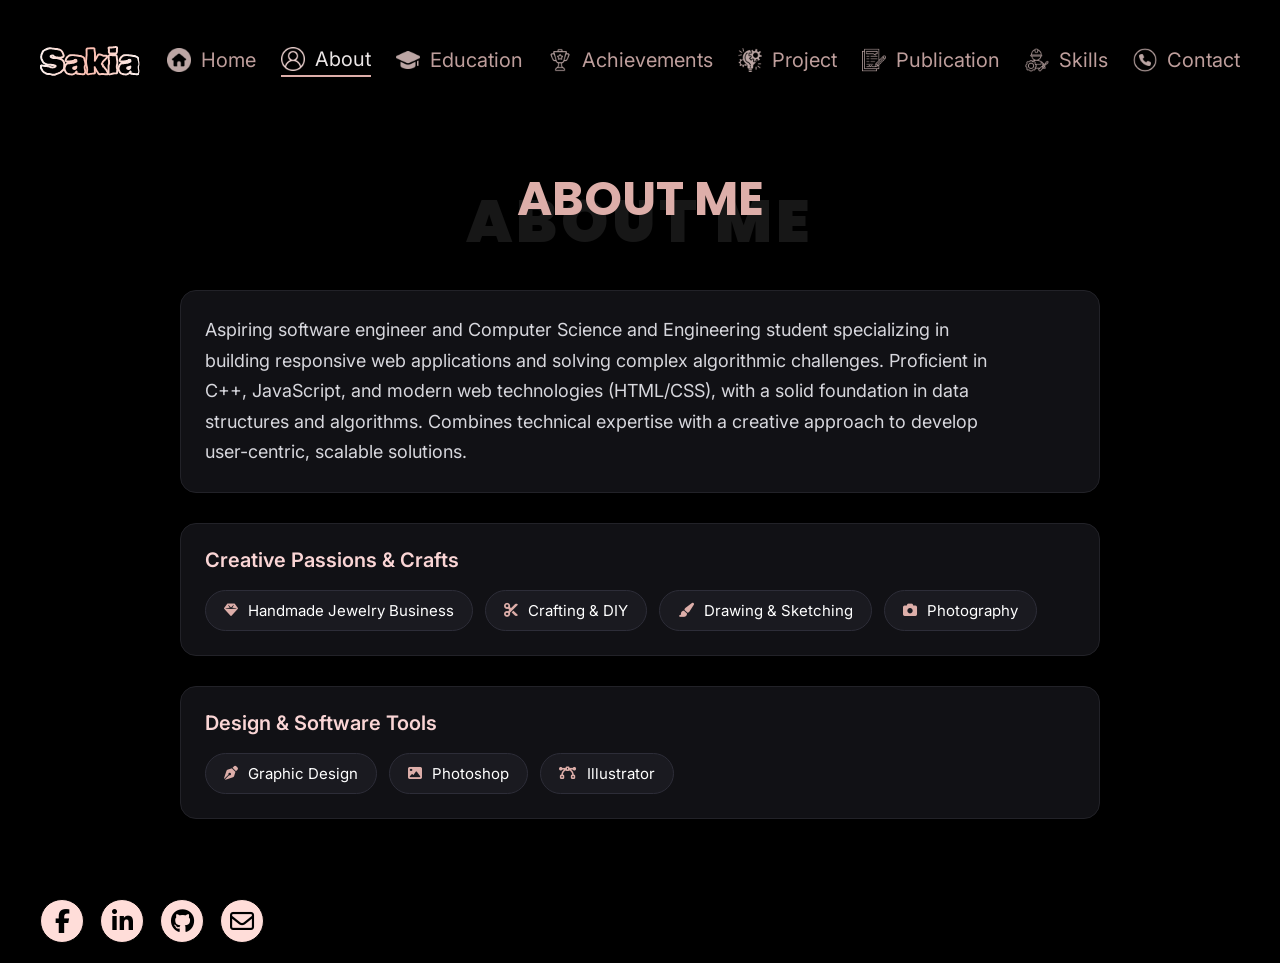
<file: about.html>
<!DOCTYPE html>
<html lang="en">
<head>
    <meta charset="UTF-8">
    <meta name="viewport" content="width=device-width, initial-scale=1.0">
    <title>Sakiatun Zannat - About Me</title>
    <link href="https://fonts.googleapis.com/css2?family=Inter:wght@300;400;600;700&display=swap" rel="stylesheet">
    <link href="https://fonts.googleapis.com/css2?family=Rubik+Scribble&display=swap" rel="stylesheet">
    <link href="https://fonts.googleapis.com/css2?family=Poppins:wght@400;600;800&display=swap" rel="stylesheet">
    <link rel="stylesheet" href="https://cdnjs.cloudflare.com/ajax/libs/font-awesome/6.4.0/css/all.min.css">
    <link rel="stylesheet" href="style.css">
</head>
<body>

    <header>
        <div class="logo">Sakia</div>
        
        <div class="hamburger" id="hamburger">
            <i class="fa-solid fa-bars"></i>
        </div>

        <nav id="nav-menu">
            <ul>
                <li><a href="index.html"><img src="images/home.png" alt="Home" class="menu-icon"> Home</a></li>
                <li><a href="about.html" class="active"><img src="images/user.png" alt="About" class="menu-icon"> About</a></li>
                <li><a href="education.html"><img src="images/education.png" alt="Education" class="menu-icon"> Education</a></li>
                <li><a href="achievements.html"><img src="images/achievement.png" alt="Achievements" class="menu-icon"> Achievements</a></li>
                <li><a href="project.html"><img src="images/project-management.png" alt="Project" class="menu-icon"> Project</a></li>
                <li><a href="publication.html"><img src="images/publication.png" alt="Publication" class="menu-icon"> Publication</a></li>
                <li><a href="skills.html"><img src="images/labor.png" alt="Skills" class="menu-icon"> Skills</a></li>
                <li><a href="contact.html"><img src="images/telephone.png" alt="Contact" class="menu-icon"> Contact</a></li>
            </ul>
        </nav>
    </header>

<section class="about-section">
        <h2 class="about-title" data-background="ABOUT ME">ABOUT <span class="highlight">ME</span></h2>
        
        <!-- About Summary Card -->
        <div class="info-card bio-card">
            <p class="about-text">Aspiring software engineer and Computer Science and Engineering student specializing in building responsive web applications and solving complex algorithmic challenges. Proficient in C++, JavaScript, and modern web technologies (HTML/CSS), with a solid foundation in data structures and algorithms. Combines technical expertise with a creative approach to develop user-centric, scalable solutions.</p>
        </div>

        <!-- Hobbies & Creative Interests Card -->
        <div class="info-card">
            <h3>Creative Passions & Crafts</h3>
            <div class="pills-container">
                <span class="pill"><i class="fa-solid fa-gem"></i> Handmade Jewelry Business</span>
                <span class="pill"><i class="fa-solid fa-scissors"></i> Crafting & DIY</span>
                <span class="pill"><i class="fa-solid fa-paintbrush"></i> Drawing & Sketching</span>
                <span class="pill"><i class="fa-solid fa-camera"></i> Photography</span>
            </div>
        </div>

        <!-- Design & Software Tools Card -->
        <div class="info-card">
            <h3>Design & Software Tools</h3>
            <div class="pills-container">
                <span class="pill"><i class="fa-solid fa-pen-nib"></i> Graphic Design</span>
                <span class="pill"><i class="fa-solid fa-image"></i> Photoshop</span>
                <span class="pill"><i class="fa-solid fa-bezier-curve"></i> Illustrator</span>
            </div>
        </div>
    </section>

    <footer id="contact-links">
        <div class="social-icons">
            <a href="https://www.facebook.com/sakia.zannat1" target="_blank"><i class="fa-brands fa-facebook-f"></i></a>
            <a href="https://www.linkedin.com/in/sakiatun-zannat-332943293" target="_blank"><i class="fa-brands fa-linkedin-in"></i></a>
            <a href="https://github.com/sakiya-zannat" target="_blank"><i class="fa-brands fa-github"></i></a>
            <a href="mailto:sakia.zannat2023@gmail.com"><i class="fa-regular fa-envelope"></i></a>
        </div>
    </footer>

    <script>
        const hamburger = document.getElementById('hamburger');
        const navMenu = document.getElementById('nav-menu');

        hamburger.addEventListener('click', () => {
            navMenu.classList.toggle('active');
            
            const icon = hamburger.querySelector('i');
            if (navMenu.classList.contains('active')) {
                icon.classList.remove('fa-bars');
                icon.classList.add('fa-xmark');
            } else {
                icon.classList.remove('fa-xmark');
                icon.classList.add('fa-bars');
            }
        });
    </script>
</body>
</html>
</file>
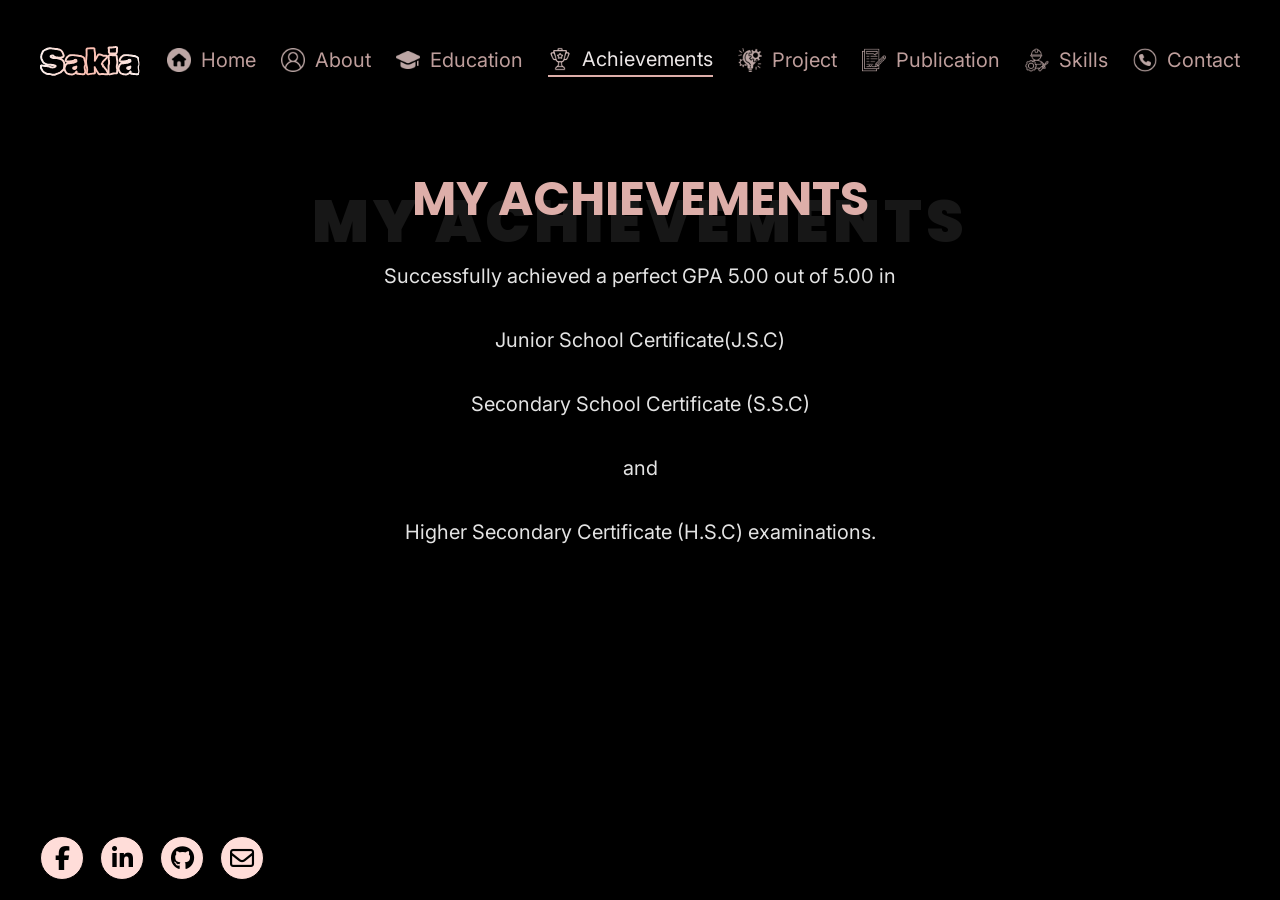
<file: achievements.html>
<!DOCTYPE html>
<html lang="en">
<head>
    <meta charset="UTF-8">
    <meta name="viewport" content="width=device-width, initial-scale=1.0">
    <title>Sakiatun Zannat - Achievements</title>
    <link href="https://fonts.googleapis.com/css2?family=Inter:wght@300;400;600;700&display=swap" rel="stylesheet">
    <link href="https://fonts.googleapis.com/css2?family=Rubik+Scribble&display=swap" rel="stylesheet">
    <link href="https://fonts.googleapis.com/css2?family=Poppins:wght@400;600;800&display=swap" rel="stylesheet">
    <link rel="stylesheet" href="https://cdnjs.cloudflare.com/ajax/libs/font-awesome/6.4.0/css/all.min.css">
    <link rel="stylesheet" href="style.css">
</head>
<body>

    <header>
        <div class="logo">Sakia</div>
            <div class="hamburger" id="hamburger">
            <i class="fa-solid fa-bars"></i>
        </div>

        <nav id="nav-menu">
            <ul>
                <li><a href="index.html"><img src="images/home.png" alt="Home" class="menu-icon"> Home</a></li>
                <li><a href="about.html"><img src="images/user.png" alt="About" class="menu-icon"> About</a></li>
                <li><a href="education.html"><img src="images/education.png" alt="Education" class="menu-icon"> Education</a></li>
                <li><a href="achievements.html" class="active"><img src="images/achievement.png" alt="Achievements" class="menu-icon"> Achievements</a></li>
                <li><a href="project.html"><img src="images/project-management.png" alt="Project" class="menu-icon"> Project</a></li>
                <li><a href="publication.html"><img src="images/publication.png" alt="Publication" class="menu-icon"> Publication</a></li>
                <li><a href="skills.html"><img src="images/labor.png" alt="Skills" class="menu-icon"> Skills</a></li>
                <li><a href="contact.html"><img src="images/telephone.png" alt="Contact" class="menu-icon"> Contact</a></li>
            </ul>
        </nav>
    </header>

    <section class="achievements-section">
        <h2 data-background="MY ACHIEVEMENTS">MY <span class="highlight">ACHIEVEMENTS</span></h2>
        <p>Successfully achieved a perfect GPA 5.00 out of 5.00 in <br>
            <br>Junior School Certificate(J.S.C)<br><br> Secondary School Certificate (S.S.C) <br>
            <br>and<br><br>Higher Secondary Certificate (H.S.C) examinations.</p>
    </section>

    <footer id="contact-links">
        <div class="social-icons">
            <a href="https://www.facebook.com/sakia.zannat1" target="_blank"><i class="fa-brands fa-facebook-f"></i></a>
            <a href="https://www.linkedin.com/in/sakiatun-zannat-332943293" target="_blank"><i class="fa-brands fa-linkedin-in"></i></a>
            <a href="https://github.com/sakiya-zannat" target="_blank"><i class="fa-brands fa-github"></i></a>
            <a href="mailto:sakia.zannat2023@gmail.com"><i class="fa-regular fa-envelope"></i></a>
        </div>
    </footer>

      <script>
        const hamburger = document.getElementById('hamburger');
        const navMenu = document.getElementById('nav-menu');

        hamburger.addEventListener('click', () => {
            navMenu.classList.toggle('active');
            
            const icon = hamburger.querySelector('i');
            if (navMenu.classList.contains('active')) {
                icon.classList.remove('fa-bars');
                icon.classList.add('fa-xmark');
            } else {
                icon.classList.remove('fa-xmark');
                icon.classList.add('fa-bars');
            }
        });
    </script>
</body>
</html>
</file>
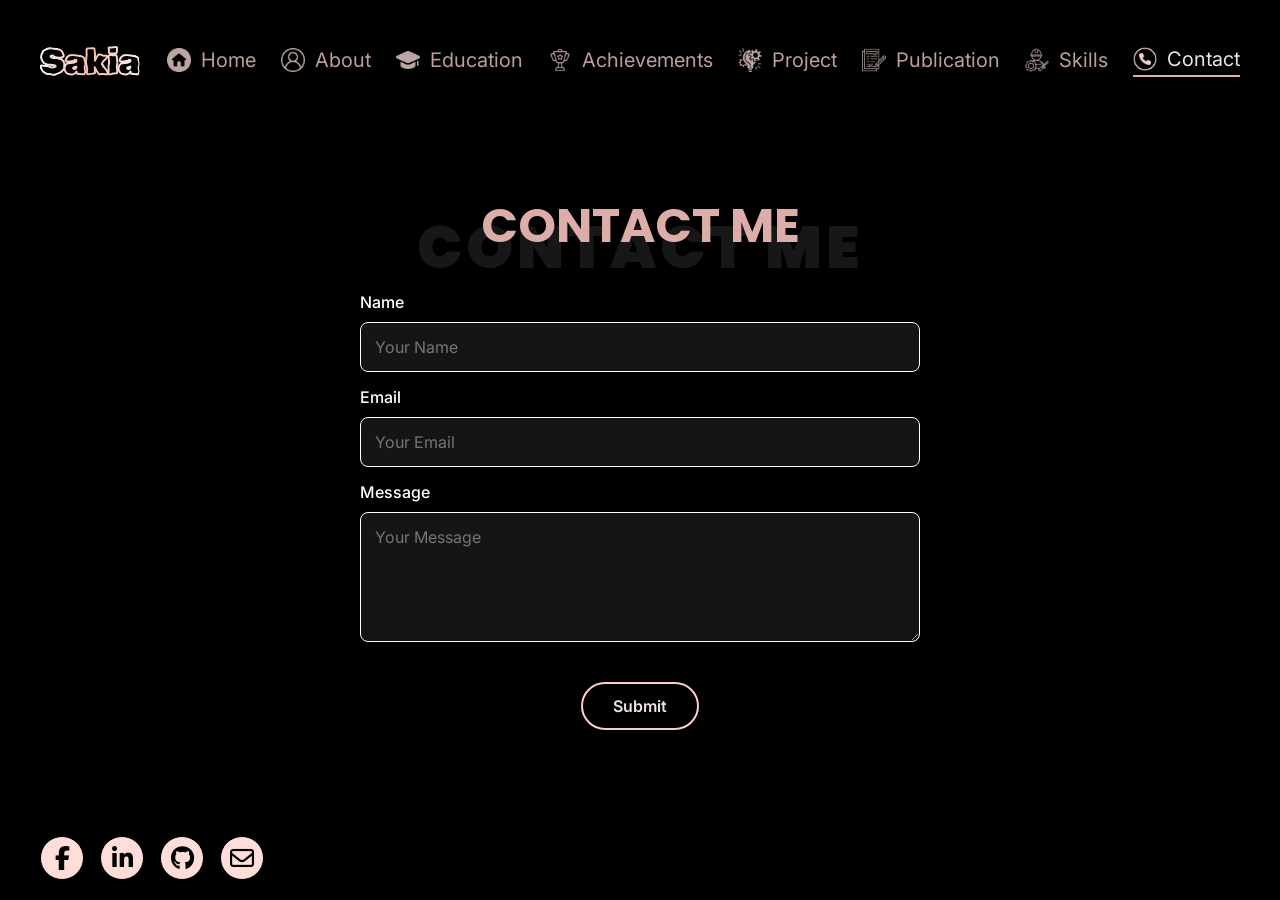
<file: contact.html>
<!DOCTYPE html>
<html lang="en">
<head>
    <meta charset="UTF-8">
    <meta name="viewport" content="width=device-width, initial-scale=1.0">
    <title>Sakiatun Zannat - Contact</title>
    <link href="https://fonts.googleapis.com/css2?family=Inter:wght@300;400;600;700&display=swap" rel="stylesheet">
    <link href="https://fonts.googleapis.com/css2?family=Rubik+Scribble&display=swap" rel="stylesheet">
    <link href="https://fonts.googleapis.com/css2?family=Poppins:wght@400;600;800&display=swap" rel="stylesheet">
    <link rel="stylesheet" href="https://cdnjs.cloudflare.com/ajax/libs/font-awesome/6.4.0/css/all.min.css">
    <link rel="stylesheet" href="style.css">
</head>
<body>

    <header>
        <div class="logo">Sakia</div>
        
       
        <div class="hamburger" id="hamburger">
            <i class="fa-solid fa-bars"></i>
        </div>

     
        <nav id="nav-menu">
            <ul>
                <li><a href="index.html"><img src="images/home.png" alt="Home" class="menu-icon"> Home</a></li>
                <li><a href="about.html"><img src="images/user.png" alt="About" class="menu-icon"> About</a></li>
                <li><a href="education.html"><img src="images/education.png" alt="Education" class="menu-icon"> Education</a></li>
                <li><a href="achievements.html"><img src="images/achievement.png" alt="Achievements" class="menu-icon"> Achievements</a></li>
                <li><a href="project.html"><img src="images/project-management.png" alt="Project" class="menu-icon"> Project</a></li>
                <li><a href="publication.html"><img src="images/publication.png" alt="Publication" class="menu-icon"> Publication</a></li>
                <li><a href="skills.html"><img src="images/labor.png" alt="Skills" class="menu-icon"> Skills</a></li>
                <li><a href="contact.html" class="active"><img src="images/telephone.png" alt="Contact" class="menu-icon"> Contact</a></li>
            </ul>
        </nav>
    </header>

    <section class="contact-section">
        <h2 data-background="CONTACT ME">CONTACT <span class="highlight">ME</span></h2>
        <form action="https://formsubmit.co/sakia.zannat2023@gmail.com" method="POST" class="contact-form">
            
            <div class="form-group">
                <label for="name">Name</label>
                <input type="text" name="name" id="name" placeholder="Your Name" required>
            </div>

            <div class="form-group">
                <label for="email">Email</label>
                <input type="email" name="email" id="email" placeholder="Your Email" required>
            </div>

            <div class="form-group">
                <label for="message">Message</label>
                <textarea name="message" id="message" rows="5" placeholder="Your Message" required></textarea>
            </div>

            <button type="submit" class="btn-submit">Submit</button>
        </form>
    </section>

    <footer id="contact-links">
        <div class="social-icons">
            <a href="https://www.facebook.com/sakia.zannat1" target="_blank"><i class="fa-brands fa-facebook-f"></i></a>
            <a href="https://www.linkedin.com/in/sakiatun-zannat-332943293" target="_blank"><i class="fa-brands fa-linkedin-in"></i></a>
            <a href="https://github.com/sakiya-zannat" target="_blank"><i class="fa-brands fa-github"></i></a>
            <a href="mailto:sakia.zannat2023@gmail.com"><i class="fa-regular fa-envelope"></i></a>
        </div>
    </footer>

    
    <script>
        const hamburger = document.getElementById('hamburger');
        const navMenu = document.getElementById('nav-menu');

        hamburger.addEventListener('click', () => {
            navMenu.classList.toggle('active');
            
            const icon = hamburger.querySelector('i');
            if (navMenu.classList.contains('active')) {
                icon.classList.remove('fa-bars');
                icon.classList.add('fa-xmark');
            } else {
                icon.classList.remove('fa-xmark');
                icon.classList.add('fa-bars');
            }
        });
    </script>
</body>
</html>
</file>
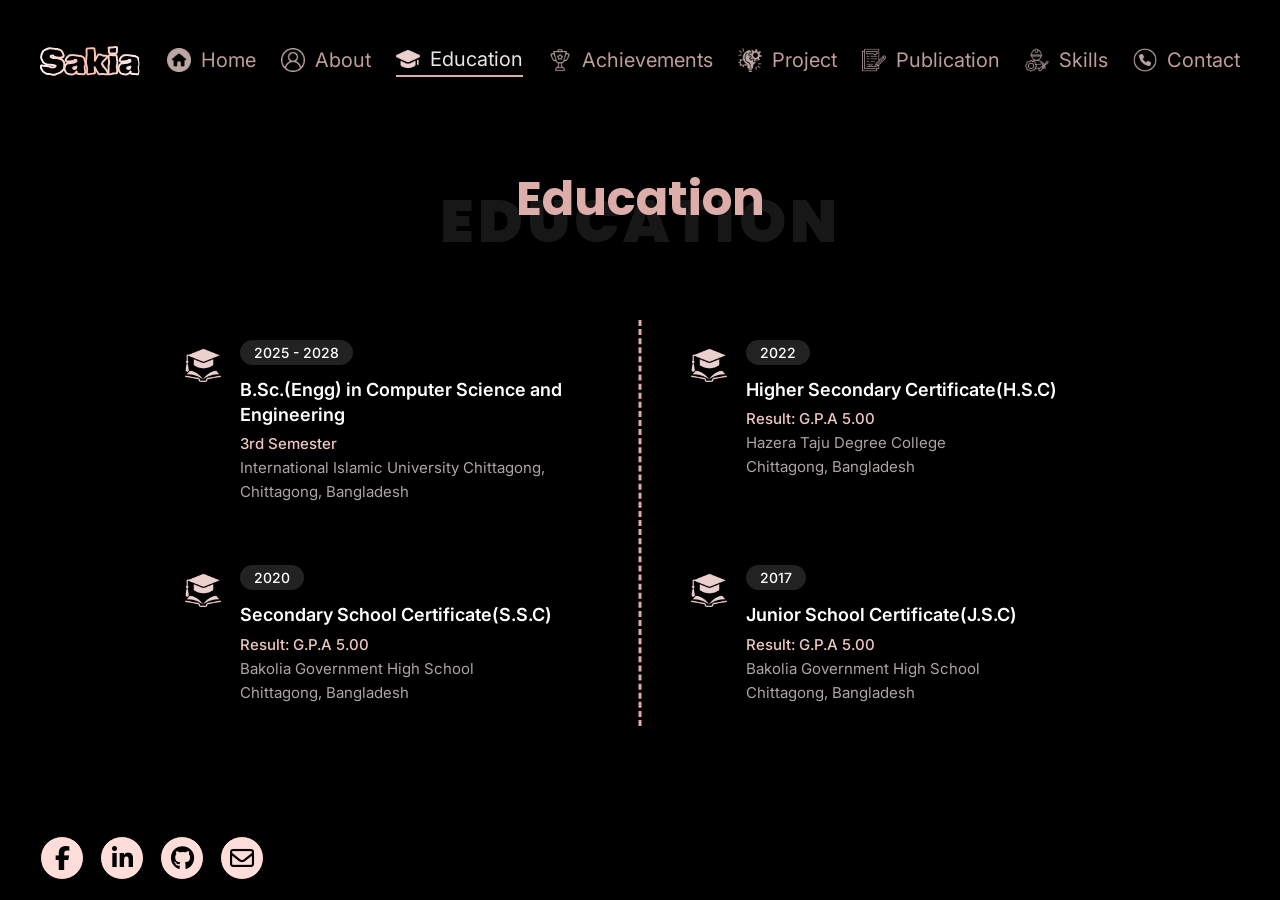
<file: education.html>
<!DOCTYPE html>
<html lang="en">
<head>
    <meta charset="UTF-8">
    <meta name="viewport" content="width=device-width, initial-scale=1.0">
    <title>Sakiatun Zannat - Education</title>
    <link href="https://fonts.googleapis.com/css2?family=Inter:wght@300;400;600;700&display=swap" rel="stylesheet">
    <link href="https://fonts.googleapis.com/css2?family=Rubik+Scribble&display=swap" rel="stylesheet">
    <link href="https://fonts.googleapis.com/css2?family=Poppins:wght@400;600;800&display=swap" rel="stylesheet">
    <link rel="stylesheet" href="https://cdnjs.cloudflare.com/ajax/libs/font-awesome/6.4.0/css/all.min.css">
    <link rel="stylesheet" href="style.css">
</head>
<body>

    <header>
        <div class="logo">Sakia</div>
       
        <div class="hamburger" id="hamburger">
            <i class="fa-solid fa-bars"></i>
        </div>

        
        <nav id="nav-menu">
            <ul>
                <li><a href="index.html"><img src="images/home.png" alt="Home" class="menu-icon"> Home</a></li>
                <li><a href="about.html"><img src="images/user.png" alt="About" class="menu-icon"> About</a></li>
                <li><a href="education.html" class="active"><img src="images/education.png" alt="Education" class="menu-icon"> Education</a></li>
                <li><a href="achievements.html"><img src="images/achievement.png" alt="Achievements" class="menu-icon"> Achievements</a></li>
                <li><a href="project.html"><img src="images/project-management.png" alt="Project" class="menu-icon"> Project</a></li>
                <li><a href="publication.html"><img src="images/publication.png" alt="Publication" class="menu-icon"> Publication</a></li>
                <li><a href="skills.html"><img src="images/labor.png" alt="Skills" class="menu-icon"> Skills</a></li>
                <li><a href="contact.html"><img src="images/telephone.png" alt="Contact" class="menu-icon"> Contact</a></li>
            </ul>
        </nav>
    </header>

    <section class="education-section">
        <h2 data-background="EDUCATION"><span class="highlight">Education</span></h2>
        
        <div class="timeline-container">
            <div class="timeline-line"></div>

            <div class="timeline-row">
                <div class="timeline-item">
                    <div class="timeline-icon"><img src="images/higher-education.png" alt="Edu Icon"></div>
                    <div class="timeline-content">
                        <span class="timeline-year">2025 - 2028</span>
                        <h3>B.Sc.(Engg) in Computer Science and Engineering</h3>
                        <p class="semester">3rd Semester</p>
                        <p class="institution">International Islamic University Chittagong,</p>
                        <p class="location">Chittagong, Bangladesh</p>
                    </div>
                </div>

                <div class="timeline-item">
                    <div class="timeline-icon"><img src="images/higher-education.png" alt="Edu Icon"></div>
                    <div class="timeline-content">
                        <span class="timeline-year">2022</span>
                        <h3>Higher Secondary Certificate(H.S.C)</h3>
                        <p class="result">Result: G.P.A 5.00</p>
                        <p class="institution">Hazera Taju Degree College</p>
                        <p class="location">Chittagong, Bangladesh</p>
                    </div>
                </div>
            </div>

            <div class="timeline-row">
                <div class="timeline-item">
                    <div class="timeline-icon"><img src="images/higher-education.png" alt="Edu Icon"></div>
                    <div class="timeline-content">
                        <span class="timeline-year">2020</span>
                        <h3>Secondary School Certificate(S.S.C)</h3>
                        <p class="result">Result: G.P.A 5.00</p>
                        <p class="institution">Bakolia Government High School</p>
                        <p class="location">Chittagong, Bangladesh</p>
                    </div>
                </div>

                <div class="timeline-item">
                    <div class="timeline-icon"><img src="images/higher-education.png" alt="Edu Icon"></div>
                    <div class="timeline-content">
                        <span class="timeline-year">2017</span>
                        <h3>Junior School Certificate(J.S.C)</h3>
                        <p class="result">Result: G.P.A 5.00</p>
                        <p class="institution">Bakolia Government High School</p>
                        <p class="location">Chittagong, Bangladesh</p>
                    </div>
                </div>
            </div>
        </div>
    </section>

    <footer id="contact-links">
        <div class="social-icons">
            <a href="https://www.facebook.com/sakia.zannat1" target="_blank"><i class="fa-brands fa-facebook-f"></i></a>
            <a href="https://www.linkedin.com/in/sakiatun-zannat-332943293" target="_blank"><i class="fa-brands fa-linkedin-in"></i></a>
            <a href="https://github.com/sakiya-zannat" target="_blank"><i class="fa-brands fa-github"></i></a>
            <a href="mailto:sakia.zannat2023@gmail.com"><i class="fa-regular fa-envelope"></i></a>
        </div>
    </footer>

   
    <script>
        const hamburger = document.getElementById('hamburger');
        const navMenu = document.getElementById('nav-menu');

        hamburger.addEventListener('click', () => {
            navMenu.classList.toggle('active');
            
            const icon = hamburger.querySelector('i');
            if (navMenu.classList.contains('active')) {
                icon.classList.remove('fa-bars');
                icon.classList.add('fa-xmark');
            } else {
                icon.classList.remove('fa-xmark');
                icon.classList.add('fa-bars');
            }
        });
    </script>
</body>
</html>
</file>
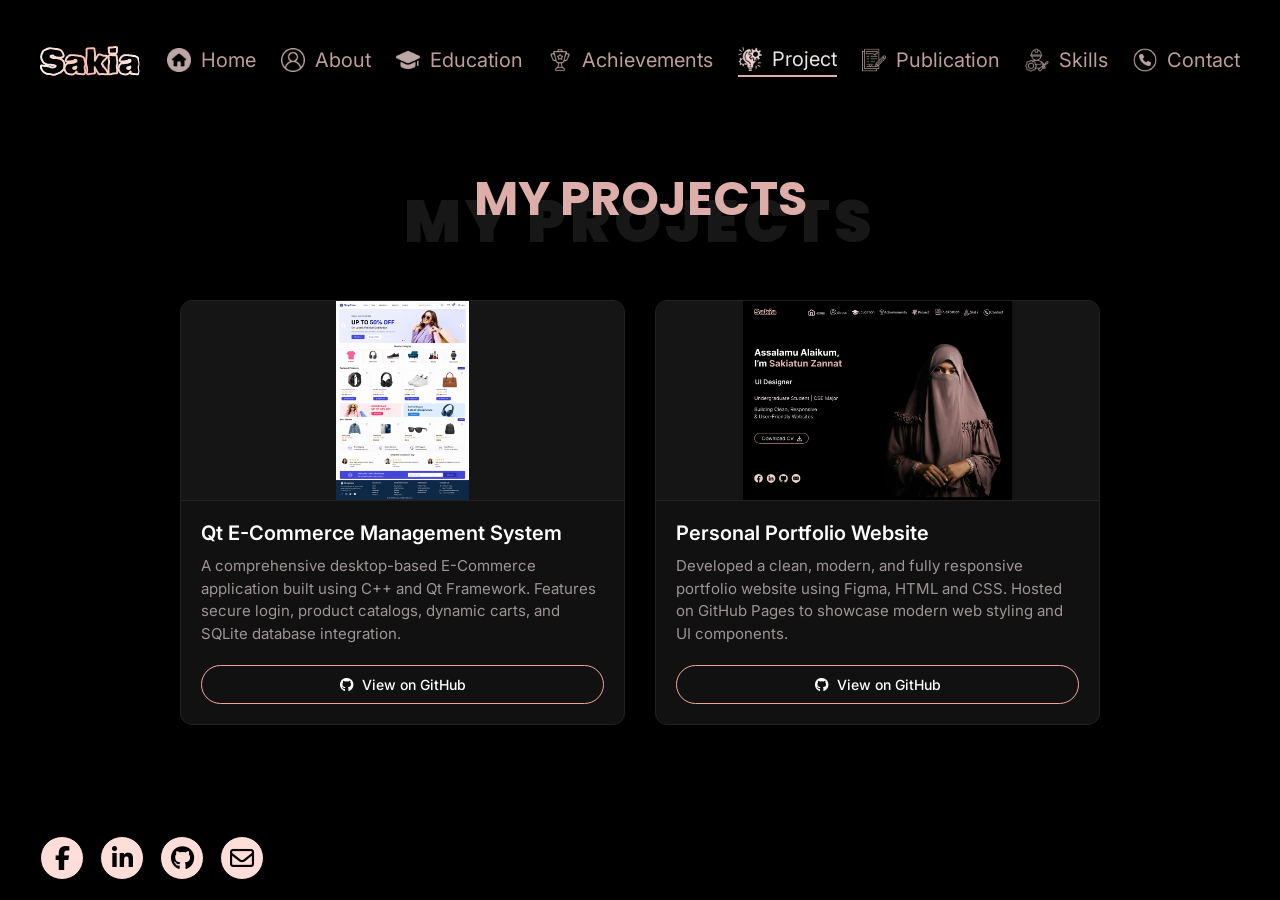
<file: project.html>
<!DOCTYPE html>
<html lang="en">
<head>
    <meta charset="UTF-8">
    <meta name="viewport" content="width=device-width, initial-scale=1.0">
    <title>Sakiatun Zannat - Projects</title>
    <link href="https://fonts.googleapis.com/css2?family=Inter:wght@300;400;600;700&display=swap" rel="stylesheet">
    <link href="https://fonts.googleapis.com/css2?family=Rubik+Scribble&display=swap" rel="stylesheet">
    <link href="https://fonts.googleapis.com/css2?family=Poppins:wght@400;600;800&display=swap" rel="stylesheet">
    <link rel="stylesheet" href="https://cdnjs.cloudflare.com/ajax/libs/font-awesome/6.4.0/css/all.min.css">
    <link rel="stylesheet" href="style.css">
</head>
<body>

    <header>
        <div class="logo">Sakia</div>
        
        <div class="hamburger" id="hamburger">
            <i class="fa-solid fa-bars"></i>
        </div>

        <nav id="nav-menu">
            <ul>
                <li><a href="index.html"><img src="images/home.png" alt="Home" class="menu-icon"> Home</a></li>
                <li><a href="about.html"><img src="images/user.png" alt="About" class="menu-icon"> About</a></li>
                <li><a href="education.html"><img src="images/education.png" alt="Education" class="menu-icon"> Education</a></li>
                <li><a href="achievements.html"><img src="images/achievement.png" alt="Achievements" class="menu-icon"> Achievements</a></li>
                <li><a href="project.html" class="active"><img src="images/project-management.png" alt="Project" class="menu-icon"> Project</a></li>
                <li><a href="publication.html"><img src="images/publication.png" alt="Publication" class="menu-icon"> Publication</a></li>
                <li><a href="skills.html"><img src="images/labor.png" alt="Skills" class="menu-icon"> Skills</a></li>
                <li><a href="contact.html"><img src="images/telephone.png" alt="Contact" class="menu-icon"> Contact</a></li>
            </ul>
        </nav>
    </header>

    <section class="projects-section">
        <h2 data-background="MY PROJECTS">MY <span class="highlight">PROJECTS</span></h2>

        <div class="projects-grid">

            <!-- Card 1: Qt E-Commerce -->
            <div class="project-card-v2">
                <div class="project-img-wrapper">
                    <img src="images/homepage.png" alt="Qt E-Commerce Platform"> 
                </div>
                <div class="project-info">
                    <h3>Qt E-Commerce Management System</h3>
                    <p>A comprehensive desktop-based E-Commerce application built using C++ and Qt Framework. Features secure login, product catalogs, dynamic carts, and SQLite database integration.</p>
                    <div class="project-btn-container">
                        <a href="https://github.com/sakiya-zannat/PROJECT" target="_blank" class="btn-github-v2">
                            <i class="fa-brands fa-github"></i> View on GitHub
                        </a>
                    </div>
                </div>
            </div>

            <!-- Card 2: Portfolio -->
            <div class="project-card-v2">
                <div class="project-img-wrapper">
                   <img src="images/portfolio.png" alt="Portfolio Site">
                </div>
                <div class="project-info">
                    <h3>Personal Portfolio Website</h3>
                    <p>Developed a clean, modern, and fully responsive portfolio website using Figma, HTML and CSS. Hosted on GitHub Pages to showcase modern web styling and UI components.</p>
                    <div class="project-btn-container">
                        <a href="https://github.com/sakiya-zannat/my-portfolio" target="_blank" class="btn-github-v2">
                            <i class="fa-brands fa-github"></i> View on GitHub
                        </a>
                    </div>
                </div>
            </div>

        </div>
    </section>

    <footer id="contact-links">
        <div class="social-icons">
            <a href="https://www.facebook.com/sakia.zannat1" target="_blank"><i class="fa-brands fa-facebook-f"></i></a>
            <a href="https://www.linkedin.com/in/sakiatun-zannat-332943293" target="_blank"><i class="fa-brands fa-linkedin-in"></i></a>
            <a href="https://github.com/sakiya-zannat" target="_blank"><i class="fa-brands fa-github"></i></a>
            <a href="mailto:sakia.zannat2023@gmail.com"><i class="fa-regular fa-envelope"></i></a>
        </div>
    </footer>

        <script>
        const hamburger = document.getElementById('hamburger');
        const navMenu = document.getElementById('nav-menu');

        hamburger.addEventListener('click', () => {
            navMenu.classList.toggle('active');
            
            const icon = hamburger.querySelector('i');
            if (navMenu.classList.contains('active')) {
                icon.classList.remove('fa-bars');
                icon.classList.add('fa-xmark');
            } else {
                icon.classList.remove('fa-xmark');
                icon.classList.add('fa-bars');
            }
        });
    </script>
</body>
</html>
</file>
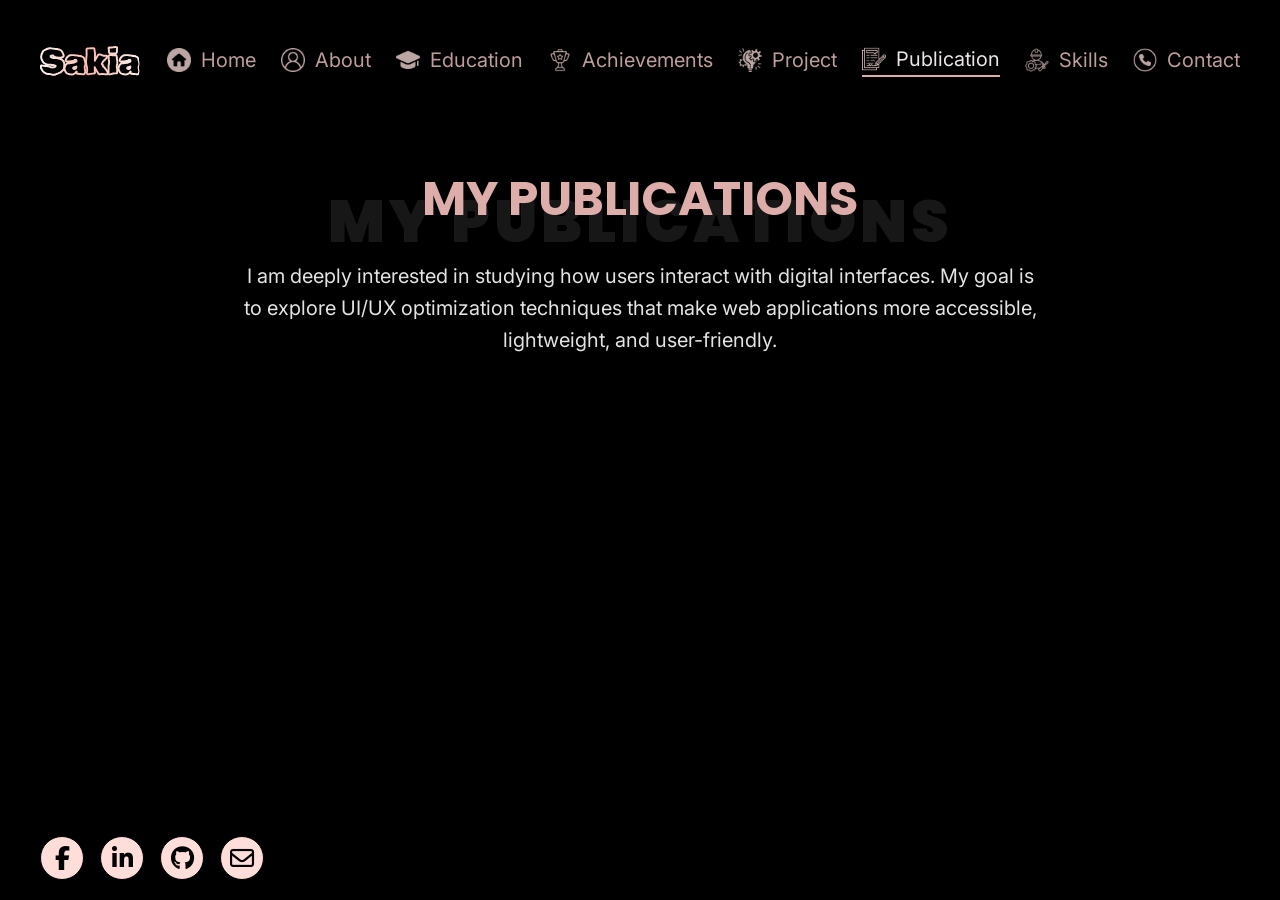
<file: publication.html>
<!DOCTYPE html>
<html lang="en">
<head>
    <meta charset="UTF-8">
    <meta name="viewport" content="width=device-width, initial-scale=1.0">
    <title>Sakiatun Zannat - Publications</title>
    <link href="https://fonts.googleapis.com/css2?family=Inter:wght@300;400;600;700&display=swap" rel="stylesheet">
    <link href="https://fonts.googleapis.com/css2?family=Rubik+Scribble&display=swap" rel="stylesheet">
    <link href="https://fonts.googleapis.com/css2?family=Poppins:wght@400;600;800&display=swap" rel="stylesheet">
    <link rel="stylesheet" href="https://cdnjs.cloudflare.com/ajax/libs/font-awesome/6.4.0/css/all.min.css">
    <link rel="stylesheet" href="style.css">
</head>
<body>

    <header>
        <div class="logo">Sakia</div>
        
   
        <div class="hamburger" id="hamburger">
            <i class="fa-solid fa-bars"></i>
        </div>

    
        <nav id="nav-menu">
            <ul>
                <li><a href="index.html"><img src="images/home.png" alt="Home" class="menu-icon"> Home</a></li>
                <li><a href="about.html"><img src="images/user.png" alt="About" class="menu-icon"> About</a></li>
                <li><a href="education.html"><img src="images/education.png" alt="Education" class="menu-icon"> Education</a></li>
                <li><a href="achievements.html"><img src="images/achievement.png" alt="Achievements" class="menu-icon"> Achievements</a></li>
                <li><a href="project.html"><img src="images/project-management.png" alt="Project" class="menu-icon"> Project</a></li>
                <li><a href="publication.html" class="active"><img src="images/publication.png" alt="Publication" class="menu-icon"> Publication</a></li>
                <li><a href="skills.html"><img src="images/labor.png" alt="Skills" class="menu-icon"> Skills</a></li>
                <li><a href="contact.html"><img src="images/telephone.png" alt="Contact" class="menu-icon"> Contact</a></li>
            </ul>
        </nav>
    </header>

    <section class="publication-section">
        <h2 data-background="MY PUBLICATIONS">MY <span class="highlight">PUBLICATIONS</span></h2>
        <p>I am deeply interested in studying how users interact with digital interfaces. My goal is to explore UI/UX optimization techniques that make web applications more accessible, lightweight, and user-friendly.</p>
    </section>

    <footer id="contact-links">
        <div class="social-icons">
            <a href="https://www.facebook.com/sakia.zannat1" target="_blank"><i class="fa-brands fa-facebook-f"></i></a>
            <a href="https://www.linkedin.com/in/sakiatun-zannat-332943293" target="_blank"><i class="fa-brands fa-linkedin-in"></i></a>
            <a href="https://github.com/sakiya-zannat" target="_blank"><i class="fa-brands fa-github"></i></a>
            <a href="mailto:sakia.zannat2023@gmail.com"><i class="fa-regular fa-envelope"></i></a>
        </div>
    </footer>

   
    <script>
        const hamburger = document.getElementById('hamburger');
        const navMenu = document.getElementById('nav-menu');

        hamburger.addEventListener('click', () => {
            navMenu.classList.toggle('active');
            
            const icon = hamburger.querySelector('i');
            if (navMenu.classList.contains('active')) {
                icon.classList.remove('fa-bars');
                icon.classList.add('fa-xmark');
            } else {
                icon.classList.remove('fa-xmark');
                icon.classList.add('fa-bars');
            }
        });
    </script>
</body>
</html>
</file>
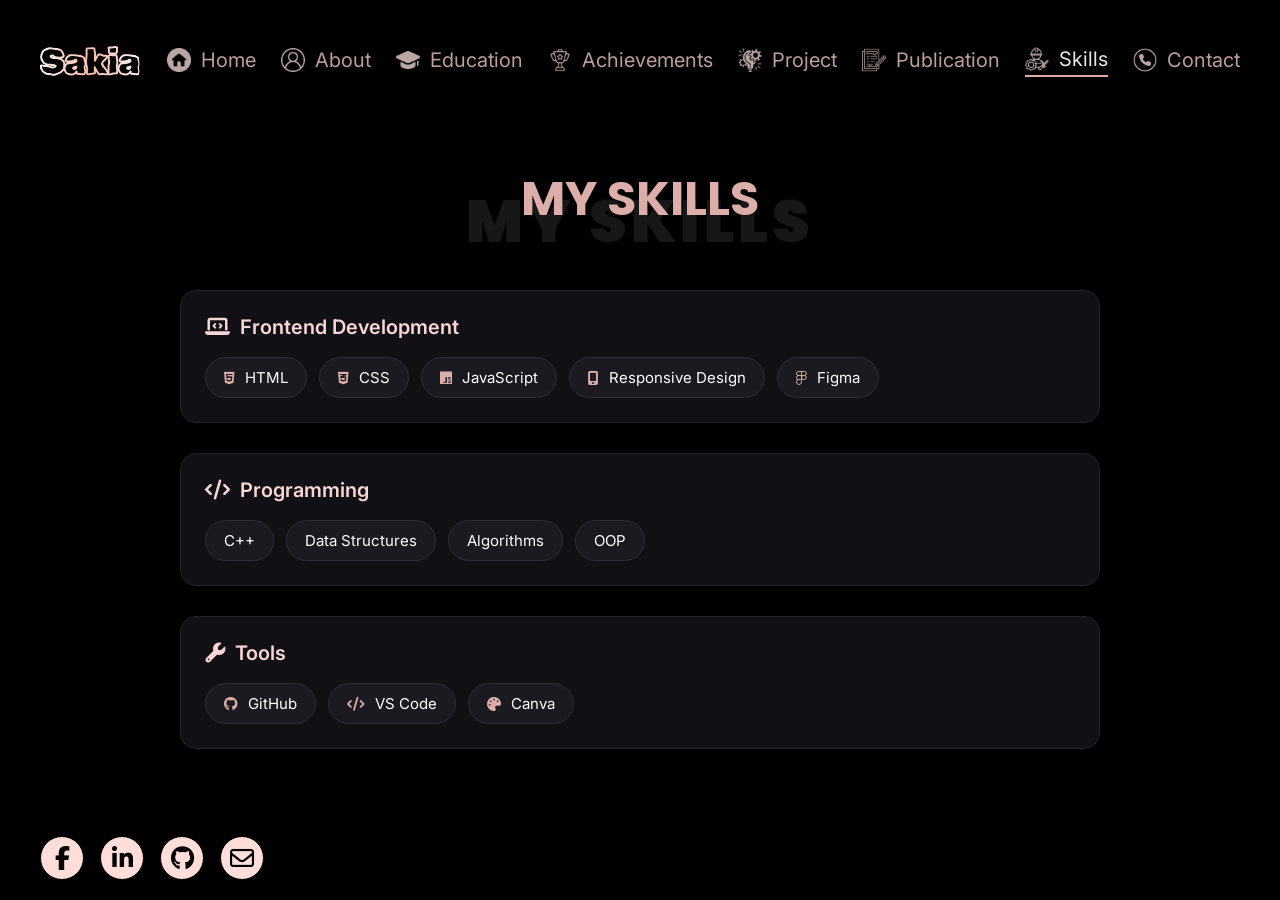
<file: skills.html>
<!DOCTYPE html>
<html lang="en">
<head>
    <meta charset="UTF-8">
    <meta name="viewport" content="width=device-width, initial-scale=1.0">
    <title>Sakiatun Zannat - Skills</title>
    <link href="https://fonts.googleapis.com/css2?family=Inter:wght@300;400;600;700&display=swap" rel="stylesheet">
    <link href="https://fonts.googleapis.com/css2?family=Rubik+Scribble&display=swap" rel="stylesheet">
    <link href="https://fonts.googleapis.com/css2?family=Poppins:wght@400;600;800&display=swap" rel="stylesheet">
    <link rel="stylesheet" href="https://cdnjs.cloudflare.com/ajax/libs/font-awesome/6.4.0/css/all.min.css">
    <link rel="stylesheet" href="style.css">
</head>
<body>

    <header>
        <div class="logo">Sakia</div>
        
        <div class="hamburger" id="hamburger">
            <i class="fa-solid fa-bars"></i>
        </div>

        <nav id="nav-menu">
            <ul>
                <li><a href="index.html"><img src="images/home.png" alt="Home" class="menu-icon"> Home</a></li>
                <li><a href="about.html"><img src="images/user.png" alt="About" class="menu-icon"> About</a></li>
                <li><a href="education.html"><img src="images/education.png" alt="Education" class="menu-icon"> Education</a></li>
                <li><a href="achievements.html"><img src="images/achievement.png" alt="Achievements" class="menu-icon"> Achievements</a></li>
                <li><a href="project.html"><img src="images/project-management.png" alt="Project" class="menu-icon"> Project</a></li>
                <li><a href="publication.html"><img src="images/publication.png" alt="Publication" class="menu-icon"> Publication</a></li>
                <li><a href="skills.html" class="active"><img src="images/labor.png" alt="Skills" class="menu-icon"> Skills</a></li>
                <li><a href="contact.html"><img src="images/telephone.png" alt="Contact" class="menu-icon"> Contact</a></li>
            </ul>
        </nav>
    </header>

    <section class="skills-section">
        <h2 data-background="MY SKILLS">MY <span class="highlight">SKILLS</span></h2>
        
        <!-- Frontend Development Card -->
        <div class="info-card">
            <h3><i class="fa-solid fa-laptop-code"></i> Frontend Development</h3>
            <div class="pills-container">
                <span class="pill"><i class="fa-brands fa-html5"></i> HTML</span>
                <span class="pill"><i class="fa-brands fa-css3-alt"></i> CSS</span>
                <span class="pill"><i class="fa-brands fa-js"></i> JavaScript</span>
                <span class="pill"><i class="fa-solid fa-mobile-screen"></i> Responsive Design</span>
                <span class="pill"><i class="fa-brands fa-figma"></i> Figma</span>
            </div>
        </div>

        <!-- Programming Card -->
        <div class="info-card">
            <h3><i class="fa-solid fa-code"></i> Programming</h3>
            <div class="pills-container">
                <span class="pill">C++</span>
                <span class="pill">Data Structures</span>
                <span class="pill">Algorithms</span>
                <span class="pill">OOP</span>
            </div>
        </div>

        <!-- Tools Card -->
        <div class="info-card">
            <h3><i class="fa-solid fa-wrench"></i> Tools</h3>
            <div class="pills-container">
                <span class="pill"><i class="fa-brands fa-github"></i> GitHub</span>
                <span class="pill"><i class="fa-solid fa-code"></i> VS Code</span>
                <span class="pill"><i class="fa-solid fa-palette"></i> Canva</span>
            </div>
        </div>
    </section>

    <footer id="contact-links">
        <div class="social-icons">
            <a href="https://www.facebook.com/sakia.zannat1" target="_blank"><i class="fa-brands fa-facebook-f"></i></a>
            <a href="https://www.linkedin.com/in/sakiatun-zannat-332943293" target="_blank"><i class="fa-brands fa-linkedin-in"></i></a>
            <a href="https://github.com/sakiya-zannat" target="_blank"><i class="fa-brands fa-github"></i></a>
            <a href="mailto:sakia.zannat2023@gmail.com"><i class="fa-regular fa-envelope"></i></a>
        </div>
    </footer>

    <script>
        const hamburger = document.getElementById('hamburger');
        const navMenu = document.getElementById('nav-menu');

        hamburger.addEventListener('click', () => {
            navMenu.classList.toggle('active');
            
            const icon = hamburger.querySelector('i');
            if (navMenu.classList.contains('active')) {
                icon.classList.remove('fa-bars');
                icon.classList.add('fa-xmark');
            } else {
                icon.classList.remove('fa-xmark');
                icon.classList.add('fa-bars');
            }
        });
    </script>
</body>
</html>
</file>
<file: style.css>
html {
    scroll-behavior: smooth;
}

* {
    margin: 0;
    padding: 0;
    box-sizing: border-box;
}

body {
    font-family: 'Inter', sans-serif;
    background-color: #000000;
    color: #ffffff;
    min-height: 100vh;
    display: flex;
    flex-direction: column;
    justify-content: space-between;
    padding: 40px 40px 0px 40px;
    overflow-x: hidden;
}

/* Header & Navigation */
header {
    display: flex;
    justify-content: space-between;
    align-items: center;
    z-index: 10;
    width: 100%;
}

.logo {
    font-family: 'Rubik Scribble', system-ui;
    font-size: 36px;
    letter-spacing: -1px;
    background: linear-gradient(to right, #ffffff, #f7b1a2, #ffffff);
    background-clip: text;
    -webkit-background-clip: text;
    color: #f7b1a2;
    -webkit-text-fill-color: #ffd5cb;
    -webkit-text-stroke: 1.5px transparent;
}

nav ul {
    display: flex;
    list-style: none;
    gap: 25px;
    align-items: center;
    padding: 0;
    margin: 0;
}

nav ul li {
    display: inline-block;
}

nav ul li a {
    color: #eec6c3;
    text-decoration: none;
    font-size: 20px;
    display: inline-flex;
    align-items: center;
    gap: 10px;
    opacity: 0.8;
    transition: all 0.3s ease;
}

.menu-icon {
    width: 24px;
    height: 24px;
    object-fit: contain;
    display: block;
}

nav ul li a:hover, 
nav ul li a.active {
    opacity: 1;
    color: #ebe6e6;
    border-bottom: 2px solid #DDAEA9;
    padding-bottom: 4px;
}

/* Hero Section */
.hero-section {
    display: flex;
    align-items: center;
    margin-top: 20px;
    justify-content: space-between;
    width: 100%;
    max-width: 1000px;
    margin: auto auto 0 auto;
    box-sizing: border-box;
    min-height: calc(100vh - 120px);
    gap: 25px;
    padding-left: 8%;
}

.hero-content {
    flex: 1;
    padding-bottom: 60px;
}

.hero-content h1 {
    margin-top: -60px;
    font-size: 42px;
    line-height: 1.3;
}

.hero-content .highlight {
    color: #DDAEA9;
}

.hero-content h2 {
    font-family: 'Inter', sans-serif;
    font-size: 26px;
    margin-top: 15px;
    margin-bottom: 20px;
}

.hero-content .info,
.hero-content .subtitle {
    font-family: 'Inter', sans-serif;
    font-size: 20px;
    line-height: 2;
    opacity: .9;
    margin-top: 20px;
    margin-bottom: 20px;
}

.hero-content .description {
    font-family: 'Inter', sans-serif;
    font-size: 20px;
    opacity: .8;
    line-height: 1.4;
    margin-bottom: 35px;
}

/* Image Container */
.hero-image {
    flex: 1;
    display: flex;
    justify-content: flex-end;
    align-items: flex-end;
    height: 100%;
}

.hero-image img {
    width: 100%;
    max-width: 500px;
    object-fit: contain;
    height: auto;
    display: block;
    margin-bottom: 0;
}

.btn-download {
    display: inline-flex;
    align-items: center;
    gap: 10px;
    color: #ffffff;
    text-decoration: none;
    border: 1px solid #f2a49f;
    padding: 12px 26px;
    border-radius: 50px;
    font-size: 16px;
    transition: background 0.3s, color 0.3s;
}

.btn-download:hover {
    background-color: #f6c6c3;
    color: #000000;
}

/* Footer & Social Icons */
footer {
    display: flex;
    justify-content: flex-start;
    z-index: 10;
    padding-bottom: 20px;
}

.social-icons {
    display: flex;
    gap: 16px;
}

.social-icons a {
    text-decoration: none;
    font-size: 24px;
    width: 44px;
    height: 44px;
    border: 1.5px solid rgb(0, 0, 0);
    border-radius: 50%;
    background-color: #ffddd9;
    color: #000000;
    display: flex;
    align-items: center;
    justify-content: center;
    transition: all 0.3s ease;
}

.social-icons a:hover {
    background-color: #fdc3bf;
    color: #000000;
}

/* Contact Section */
.contact-section {
    text-align: center;
    max-width: 600px;
    margin: 80px auto;
    width: 100%;
    padding: 0 20px;
    z-index: 1;
}

.contact-section h2 {
    position: relative;
    font-family: 'Poppins', serif;
    font-size: 48px;
    margin-bottom: 30px;
    color: #DDAEA9;
    z-index: 1;
    display: inline-block;
}

.contact-form {
    display: flex;
    flex-direction: column;
    gap: 15px;
}

.form-group {
    display: flex;
    flex-direction: column;
    gap: 10px;
    text-align: left;
}

.form-group label {
    color: #ffffff;
    font-family: 'Inter', sans-serif;
    font-size: 16px;
    font-weight: 500;
}

.form-group input, 
.form-group textarea {
    width: 100%;
    padding: 14px;
    background-color: #151515;
    border: 1px solid #fdfdfd;
    border-radius: 8px;
    color: #ada4a4;
    font-family: 'Inter', sans-serif;
    font-size: 16px;
    outline: none;
    box-sizing: border-box;
}

.form-group input:focus, 
.form-group textarea:focus {
    border-color: #ffffff;
}

.contact-section .btn-submit {
    cursor: pointer;
    align-self: center;
    margin-top: 25px;
    background-color: transparent;
    color: #ede2e2;
    border: 2px solid #ffcbcb;
    padding: 12px 30px;
    font-family: 'Inter', sans-serif;
    font-size: 16px;
    font-weight: 600;
    border-radius: 30px;
    transition: all 0.3s ease;
}

.contact-section .btn-submit:hover {
    background-color: #fac1c1;
    color: #000000;
}

/* Common Section Layout */
.about-section, 
.education-section, 
.achievements-section, 
.projects-section, 
.publication-section, 
.skills-section {
    max-width: 1000px;
    margin: 80px auto;
    width: 100%;
    padding: 0 40px;
    text-align: center;
    flex-grow: 1;
}

.about-section h2,
.skills-section h2, 
.education-section h2,
.achievements-section h2,
.publication-section h2,
.projects-section h2 {
    position: relative;
    font-size: 48px;
    margin-bottom: 25px;
    color: #DDAEA9;
    font-family: 'Poppins', sans-serif;
    z-index: 1;
    display: inline-block;
}

.about-section h2::before,
.skills-section h2::before, 
.education-section h2::before,
.achievements-section h2::before,
.publication-section h2::before,
.projects-section h2::before,
.contact-section h2::before {
    content: attr(data-background);
    position: absolute;
    left: 50%;
    top: 80%;
    transform: translate(-50%, -50%);
    font-size: 60px;
    font-weight: 900;
    text-transform: uppercase;
    color: rgba(255, 255, 255, 0.09);
    z-index: -1;
    letter-spacing: 4px;
    white-space: nowrap;
    pointer-events: none;
}

.about-section p, 
.achievements-section p,
.publication-section p,
.projects-section p {
    font-size: 20px;
    line-height: 1.6;
    color: #fcfcfc;
    opacity: 0.9;
    max-width: 800px;
    margin: 0 auto;
}

.highlight {
    color: #DDAEA9;
}

/* Info Cards Layout (About & Skills Page) */
.about-section .info-card,
.skills-section .info-card {
    background-color: #111115;
    border: 1px solid #222228;
    border-radius: 16px;
    padding: 24px;
    margin-top: 30px;
    text-align: left;
}

.about-section .bio-card p {
    font-size: 18px;
    line-height: 1.7;
    color: #e2e2e8;
    opacity: 0.95;
    margin: 0;
    text-align: left;
}

.about-section .info-card h3,
.skills-section .info-card h3 {
    font-size: 20px;
    color: #fad5d5;
    font-family: 'Inter', sans-serif;
    margin-bottom: 18px;
    font-weight: 600;
    display: flex;
    align-items: center;
    gap: 10px;
}

.pills-container {
    display: flex;
    flex-wrap: wrap;
    gap: 12px;
}

.pill {
    display: inline-flex;
    align-items: center;
    gap: 10px;
    background-color: #1a1a20;
    border: 1px solid #2d2d38;
    color: #ffffff;
    padding: 10px 18px;
    border-radius: 50px;
    font-size: 15px;
    font-family: 'Inter', sans-serif;
    transition: all 0.3s ease;
}

.pill:hover {
    background-color: #252530;
    border-color: #DDAEA9;
    color: #ffffff;
    transform: translateY(-2px);
}

.pill i {
    color: #DDAEA9;
    font-size: 14px;
}

/* Education Timeline */
.timeline-container {
    position: relative;
    max-width: 1100px;
    margin: 60px auto 0 auto;
    padding: 20px 0;
    display: flex;
    flex-direction: column;
    gap: 60px;
}

.timeline-line {
    position: absolute;
    left: 50%;
    top: 0;
    bottom: 0;
    width: 2px;
    border-left: 3px dashed #DDAEA9;
    transform: translateX(-50%);
    z-index: 1;
}

.timeline-row {
    display: flex;
    justify-content: space-between;
    width: 100%;
    position: relative;
    z-index: 2;
    gap: 80px;
}

.timeline-item {
    width: 45%;
    position: relative;
    padding-left: 60px;
    text-align: left;
    box-sizing: border-box;
    z-index: 2;
}

.timeline-icon {
    position: absolute;
    left: 0;
    right: -20px;
    top: 2px;
    width: 45px;
    height: 45px;
    display: flex;
    align-items: center;
    justify-content: center;
}

.timeline-icon img {
    width: 40px;
    height: 40px;
    object-fit: contain;
}

.timeline-content {
    width: 100%;
}

.timeline-year {
    display: inline-block;
    background-color: #222222;
    color: #ffffff;
    padding: 4px 14px;
    border-radius: 20px;
    font-size: 14px;
    font-weight: 500;
    margin-bottom: 12px;
    font-family: 'Inter', sans-serif;
}

.timeline-content h3 {
    font-size: 18px;
    color: #ffffff;
    margin: 0 0 6px 0;
    font-family: 'Inter', sans-serif;
    font-weight: 600;
    line-height: 1.4;
}

.timeline-content p {
    font-size: 15px;
    color: #ada4a4;
    margin: 3px 0;
    line-height: 1.4;
}

.timeline-content .semester,
.timeline-content .result {
    color: #eec6c3;
    font-weight: 500;
}

/* Projects Grid */
.projects-grid {
    display: grid;
    grid-template-columns: repeat(auto-fit, minmax(300px, 1fr));
    gap: 30px;
    max-width: 1000px;
    margin: 40px auto 0 auto;
    box-sizing: border-box;
}

.project-card-v2 {
    background: #111111;
    border: 1px solid #222222;
    border-radius: 12px;
    overflow: hidden;
    display: flex;
    flex-direction: column;
    text-align: left;
    transition: transform 0.3s ease;
}

.project-card-v2:hover {
    transform: translateY(-5px);
}

.project-img-wrapper {
    width: 100%;
    height: 200px;
    position: relative;
    overflow: hidden;
    background: #151515;
    border-bottom: 1px solid #222222;
}

.project-img-wrapper img {
    width: 100%;
    height: 100%;
    object-fit: contain;
    object-position: center;
    display: block;
}

.project-info {
    padding: 20px;
    display: flex;
    flex-direction: column;
    flex-grow: 1;
}

.project-info h3 {
    font-family: 'Inter', sans-serif;
    color: #ffffff;
    font-size: 20px;
    font-weight: 600;
    margin-bottom: 10px;
}

.project-info p {
    font-family: 'Inter', sans-serif;
    color: #ada4a4;
    font-size: 15px;
    line-height: 1.5;
    margin-bottom: 20px;
    text-align: left;
}

.project-btn-container {
    margin-top: auto;
}

.btn-github-v2 {
    display: inline-flex;
    align-items: center;
    justify-content: center;
    gap: 8px;
    text-decoration: none;
    color: #ffffff;
    background-color: transparent;
    border: 1px solid #f2a49f;
    padding: 10px 20px;
    border-radius: 50px;
    font-size: 14px;
    font-family: 'Inter', sans-serif;
    font-weight: 500;
    width: 100%;
    box-sizing: border-box;
    transition: all 0.3s ease;
}

.btn-github-v2:hover {
    background-color: #f6c6c3;
    color: #000000;
}

/* Base Hamburger Hide */
.hamburger {
    display: none;
    background-color: #1a1a1e;
    border: 1px solid #2d2d32;
    padding: 8px 14px;
    border-radius: 12px;
    font-size: 20px;
    color: #ffffff;
    cursor: pointer;
    z-index: 100;
}

/* Responsive Media Query */
@media (max-width: 1024px) {
    body {
        padding: 20px;
    }

    header {
        position: relative;
        display: flex;
        justify-content: space-between;
        align-items: center;
        background-color: #111115;
        border: 1px solid #222228;
        padding: 12px 20px;
        border-radius: 16px;
        width: 100%;
    }

    .hamburger {
        display: flex;
        align-items: center;
        justify-content: center;
    }

    /* Fixed Navigation Menu ID */
    #nav-menu {
        display: none;
        position: absolute;
        top: 110%;
        left: 0;
        width: 100%;
        background-color: #16161a;
        border: 1px solid #282830;
        border-radius: 20px;
        padding: 16px;
        box-shadow: 0 15px 35px rgba(0, 0, 0, 0.8);
        z-index: 999;
        box-sizing: border-box;
    }

    #nav-menu.active {
        display: block !important;
    }

    #nav-menu ul {
        display: flex;
        flex-direction: column;
        gap: 8px;
        padding: 0;
        margin: 0;
        width: 100%;
    }

    #nav-menu ul li {
        width: 100%;
        display: block;
    }

    #nav-menu ul li a {
        display: flex;
        align-items: center;
        gap: 15px;
        width: 100%;
        padding: 14px 18px;
        color: #c5c5d0;
        font-size: 16px;
        text-decoration: none;
        border-radius: 12px;
        border: none;
        transition: all 0.2s ease;
    }

    #nav-menu ul li a.active {
        background-color: #26262e;
        color: #ffffff;
        font-weight: 600;
        border-bottom: none;
    }

    #nav-menu ul li a:hover {
        background-color: #202027;
        color: #ffffff;
    }

    .menu-icon {
        width: 20px;
        height: 20px;
    }

    .hero-section {
        flex-direction: column-reverse;
        padding: 40px 0;
        text-align: center;
        justify-content: center;
        gap: 40px;
    }

    .hero-content h1 {
        margin-top: 0;
        font-size: 32px;
    }

    .hero-image {
        width: 100%;
        justify-content: center;
        align-items: center;
    }

    .hero-content {
        max-width: 100%;
        display: flex;
        flex-direction: column;
        align-items: center;
        padding-bottom: 0;
    }

    .hero-image img {
        width: 50%;
        max-width: 320px;
    }

    footer {
        justify-content: center;
        width: 100%;
        margin-top: 30px;
        padding-bottom: 0;
    }

    .about-section, 
    .skills-section {
        padding: 0 10px;
    }
}
</file>
